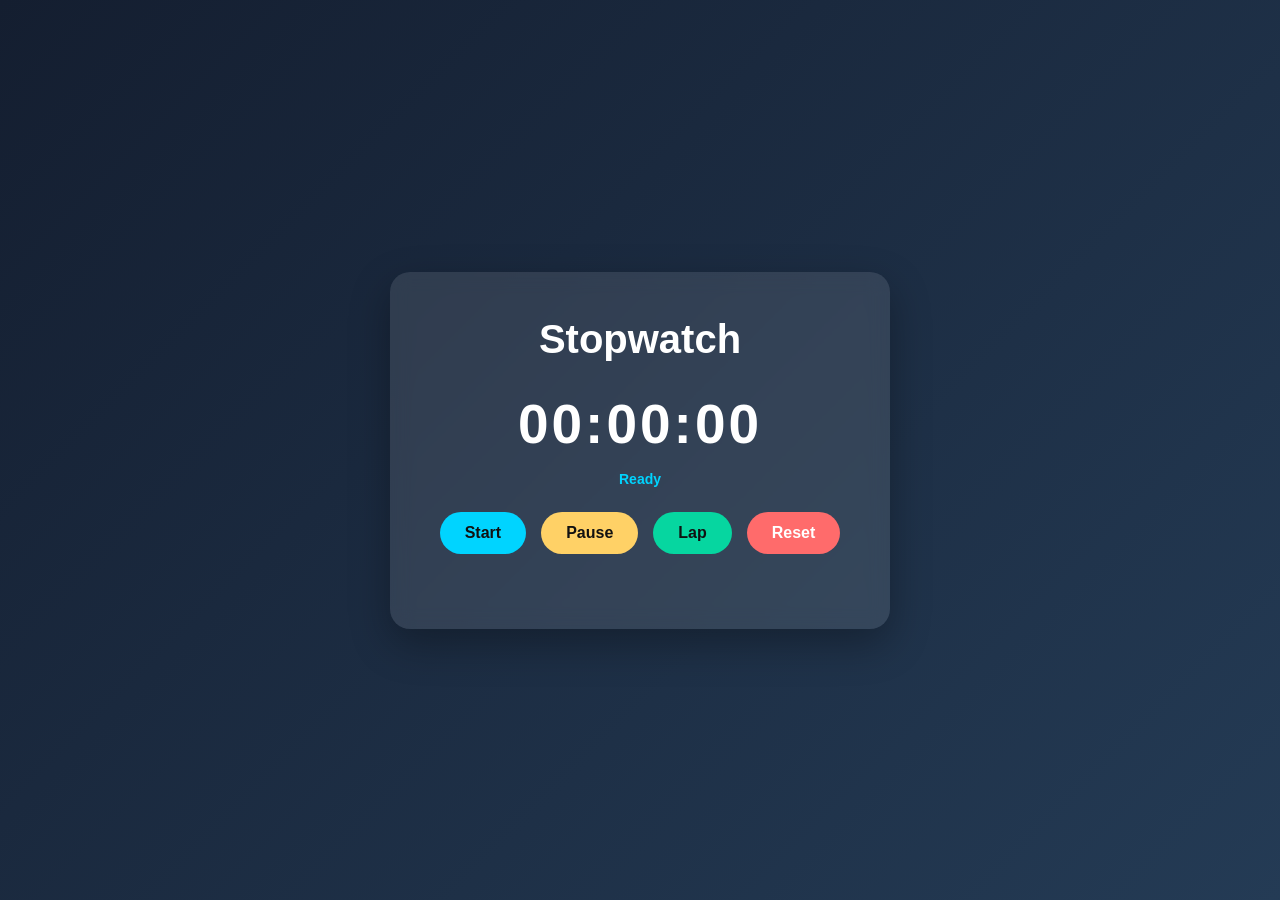
<file: Prodigy_Task_02/index.html>
<!DOCTYPE html>
<html lang="en">
<head>
    <meta charset="UTF-8">
    <meta name="viewport" content="width=device-width, initial-scale=1.0">
    <title>Stopwatch</title>
    <link rel="stylesheet" href="style.css">
</head>
<body>

    <div class="stopwatch">
        <h1>Stopwatch</h1>

        <div id="display">00:00:00</div>
        <p id="status">Ready</p>
        <div class="buttons">
            <button id="start">Start</button>
            <button id="pause">Pause</button>
              <button id="lap">Lap</button>
            <button id="reset">Reset</button>
        </div>
        <div id="laps"></div>
    </div>

    <script src="script.js"></script>
</body>
</html>
</file>
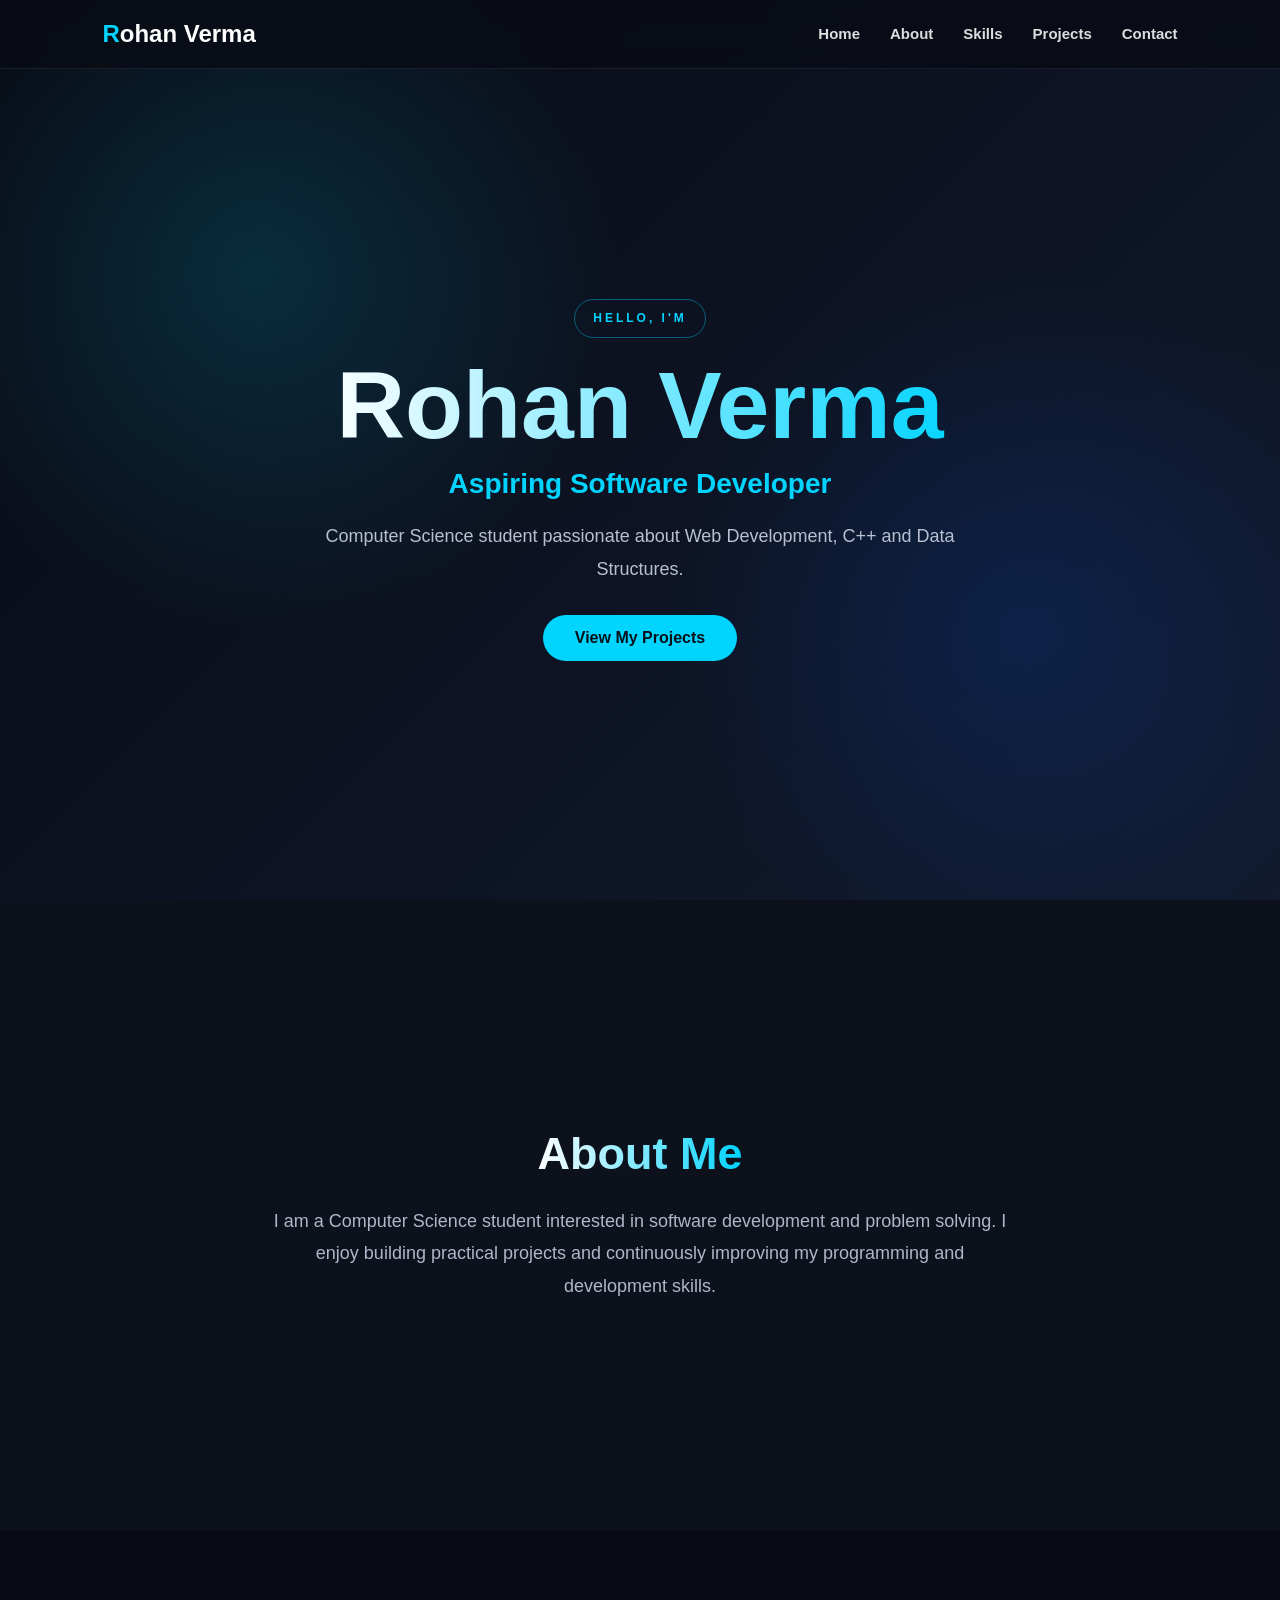
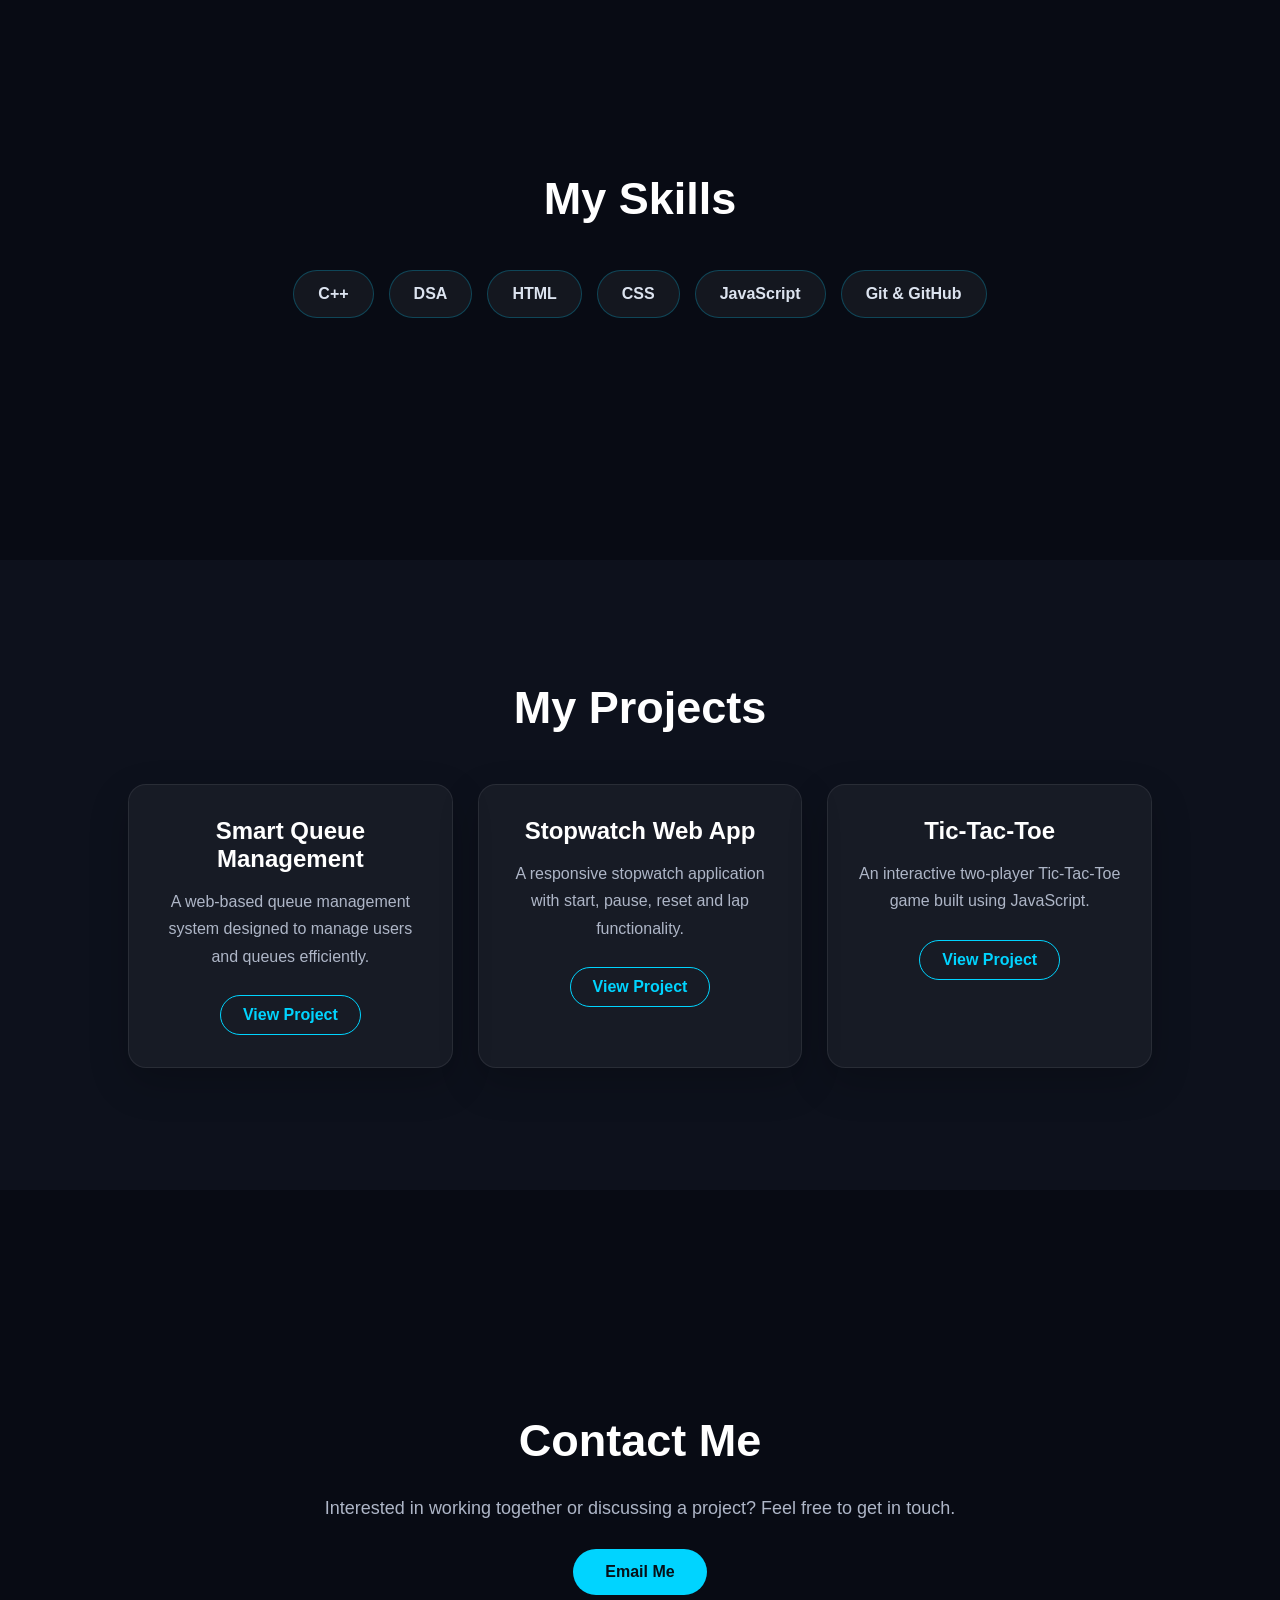
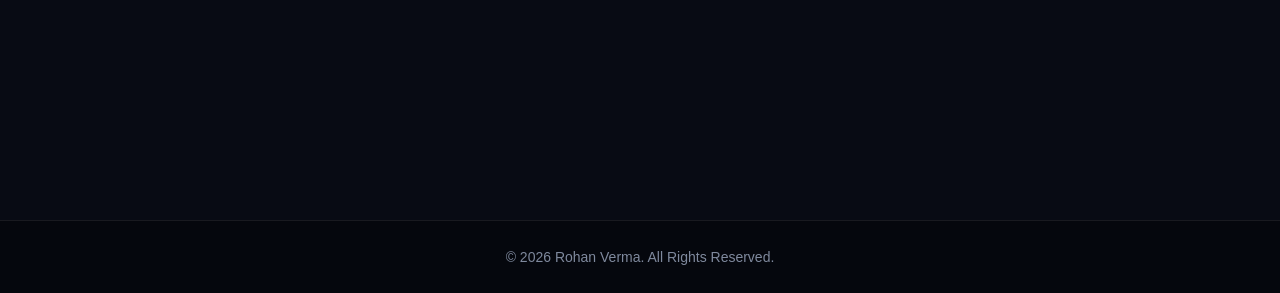
<file: Prodigy_Task_04/index.html>
<!DOCTYPE html>
<html lang="en">
<head>
    <meta charset="UTF-8">
    <meta name="viewport" content="width=device-width, initial-scale=1.0">

    <title>Rohan Verma | Portfolio</title>

    <link rel="stylesheet" href="style.css">
</head>

<body>

    <!-- Navigation -->
    <nav id="navbar">

        <h2>Rohan Verma</h2>

        <button id="menu-btn">☰</button>

        <ul id="nav-links">
            <li><a href="#home">Home</a></li>
            <li><a href="#about">About</a></li>
            <li><a href="#skills">Skills</a></li>
            <li><a href="#projects">Projects</a></li>
            <li><a href="#contact">Contact</a></li>
        </ul>

    </nav>


    <!-- Hero -->
    <section id="home">

        <div class="hero-content">

            <p>HELLO, I'M</p>

            <h1>Rohan Verma</h1>

            <h2>Aspiring Software Developer</h2>

            <p>
                Computer Science student passionate about
                Web Development, C++ and Data Structures.
            </p>

            <a href="#projects" class="btn">
                View My Projects
            </a>

        </div>

    </section>


    <!-- About -->
    <section id="about">

        <h1>About Me</h1>

        <p>
            I am a Computer Science student interested in software
            development and problem solving. I enjoy building
            practical projects and continuously improving my
            programming and development skills.
        </p>

    </section>


    <!-- Skills -->
    <section id="skills">

        <h1>My Skills</h1>

        <div class="skills-container">

            <div class="skill">C++</div>
            <div class="skill">DSA</div>
            <div class="skill">HTML</div>
            <div class="skill">CSS</div>
            <div class="skill">JavaScript</div>
            <div class="skill">Git & GitHub</div>

        </div>

    </section>


    <!-- Projects -->
    <section id="projects">

        <h1>My Projects</h1>

        <div class="projects-container">

            <div class="project-card">

                <h2>Smart Queue Management</h2>

                <p>
                    A web-based queue management system designed
                    to manage users and queues efficiently.
                </p>

                <a href="#" class="project-btn">
                    View Project
                </a>

            </div>


            <div class="project-card">

                <h2>Stopwatch Web App</h2>

                <p>
                    A responsive stopwatch application with
                    start, pause, reset and lap functionality.
                </p>

                <a href="#" class="project-btn">
                    View Project
                </a>

            </div>


            <div class="project-card">

                <h2>Tic-Tac-Toe</h2>

                <p>
                    An interactive two-player Tic-Tac-Toe game
                    built using JavaScript.
                </p>

                <a href="#" class="project-btn">
                    View Project
                </a>

            </div>

        </div>

    </section>


    <!-- Contact -->
    <section id="contact">

        <h1>Contact Me</h1>

        <p>
            Interested in working together or discussing a project?
            Feel free to get in touch.
        </p>

        <a href="mailto:your-email@example.com" class="btn">
            Email Me
        </a>

    </section>


    <footer>
        <p>© 2026 Rohan Verma. All Rights Reserved.</p>
    </footer>


    <script src="script.js"></script>

</body>
</html>
</file>
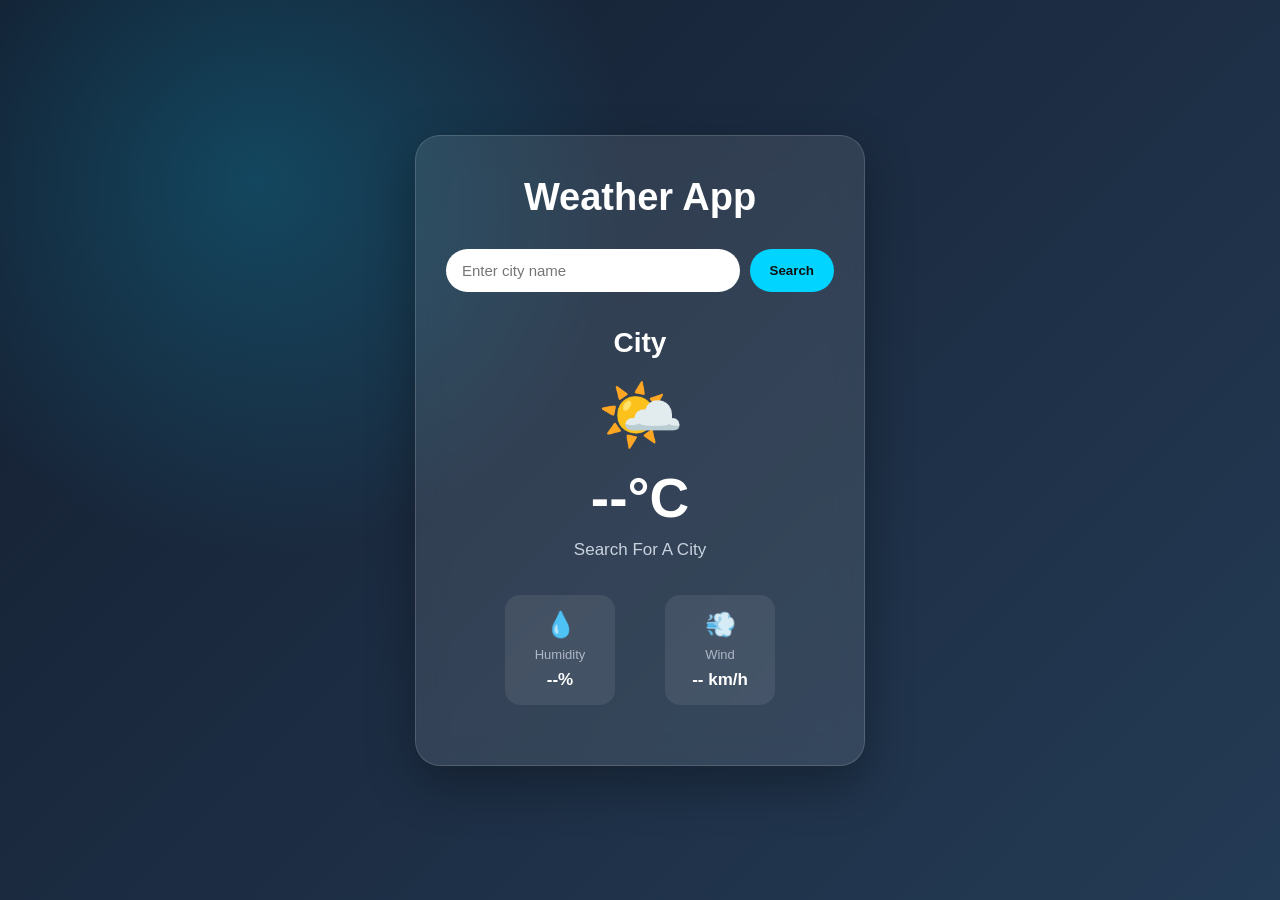
<file: Prodigy_Task_05/index.html>
<!DOCTYPE html>
<html lang="en">
<head>
    <meta charset="UTF-8">
    <meta name="viewport" content="width=device-width, initial-scale=1.0">

    <title>Weather App</title>

    <link rel="stylesheet" href="style.css">
</head>

<body>

    <div class="weather-app">

        <h1>Weather App</h1>

        <div class="search-box">
            <input
                type="text"
                id="city-input"
                placeholder="Enter city name"
            >

            <button id="search-btn">Search</button>
        </div>

        <div id="weather-container">

            <h2 id="city">City</h2>

            <div id="weather-icon">🌤️</div>

            <h3 id="temperature">--°C</h3>

            <p id="description">Search for a city</p>

            <div class="weather-details">

                <div>
                    <span>💧</span>
                    <p>Humidity</p>
                    <strong id="humidity">--%</strong>
                </div>

                <div>
                    <span>💨</span>
                    <p>Wind</p>
                    <strong id="wind">-- km/h</strong>
                </div>

            </div>

        </div>

        <p id="error"></p>

    </div>

    <script src="script.js"></script>

</body>
</html>
</file>
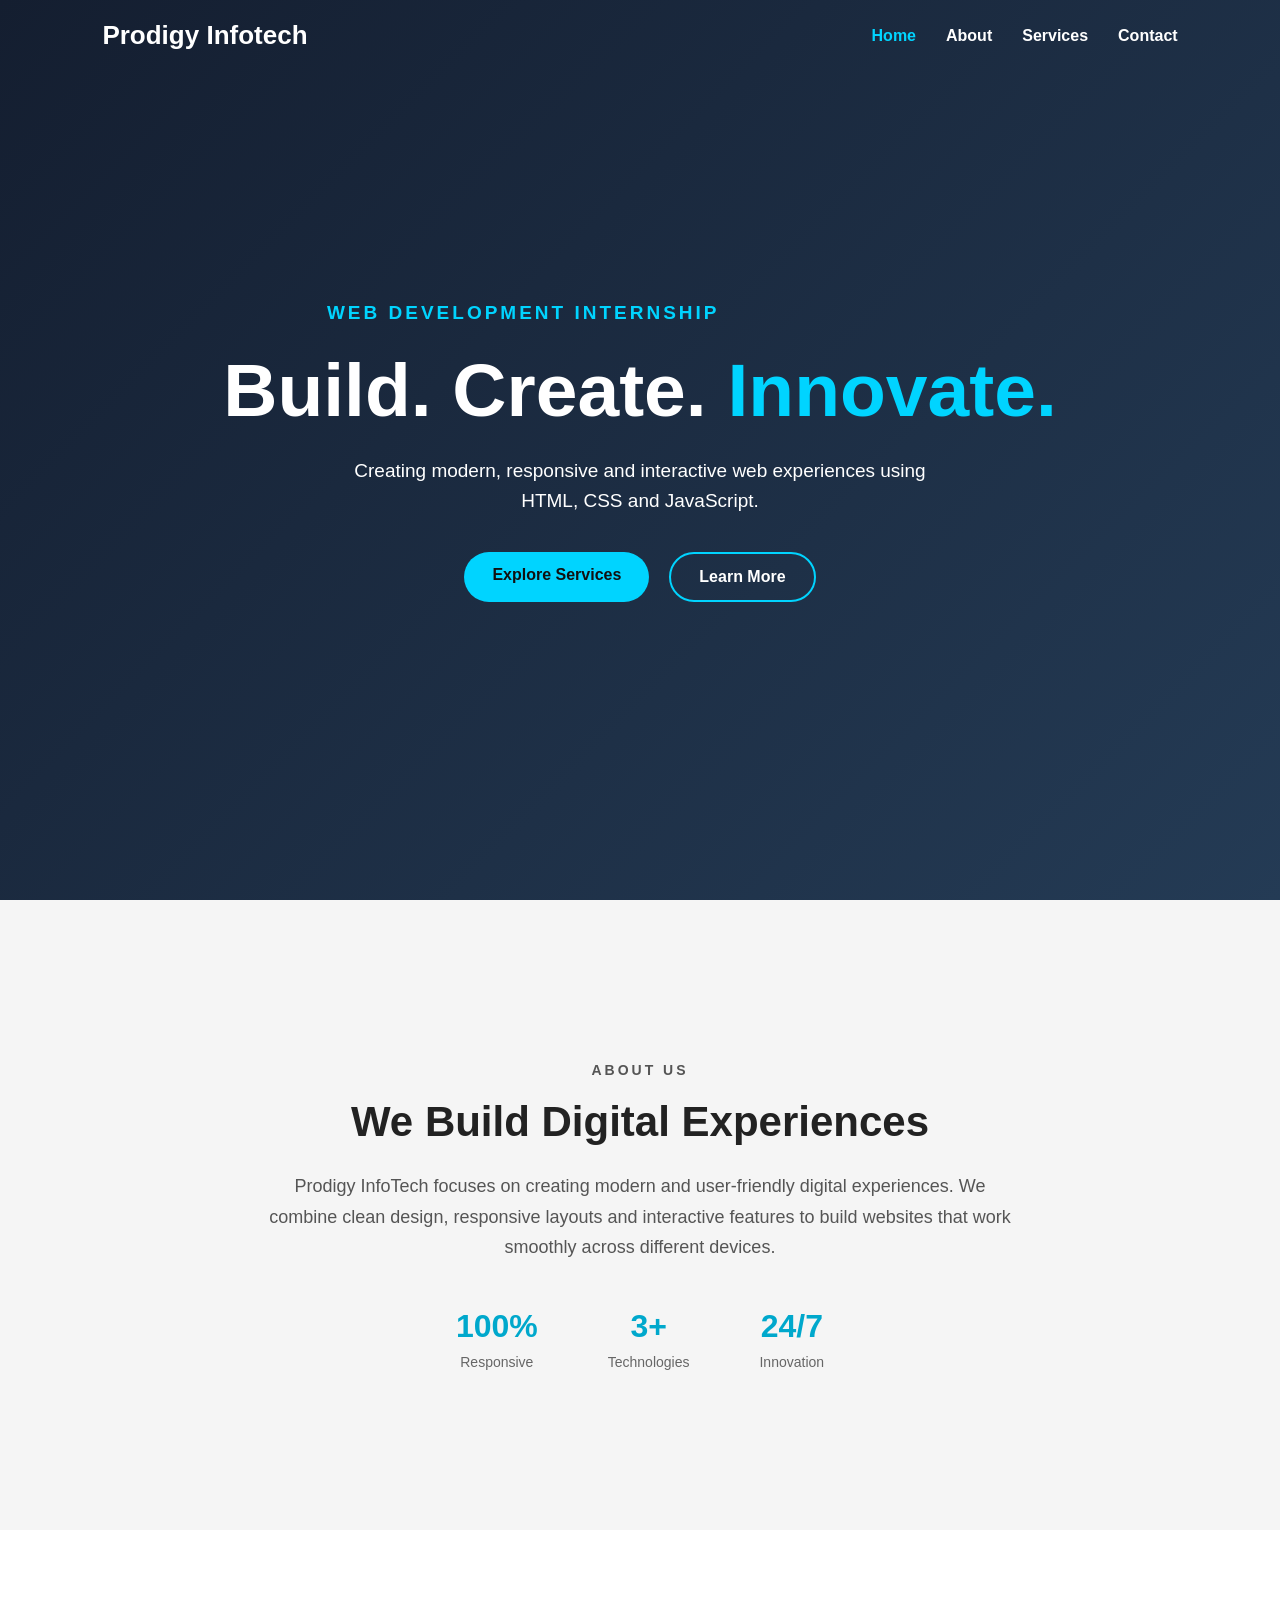
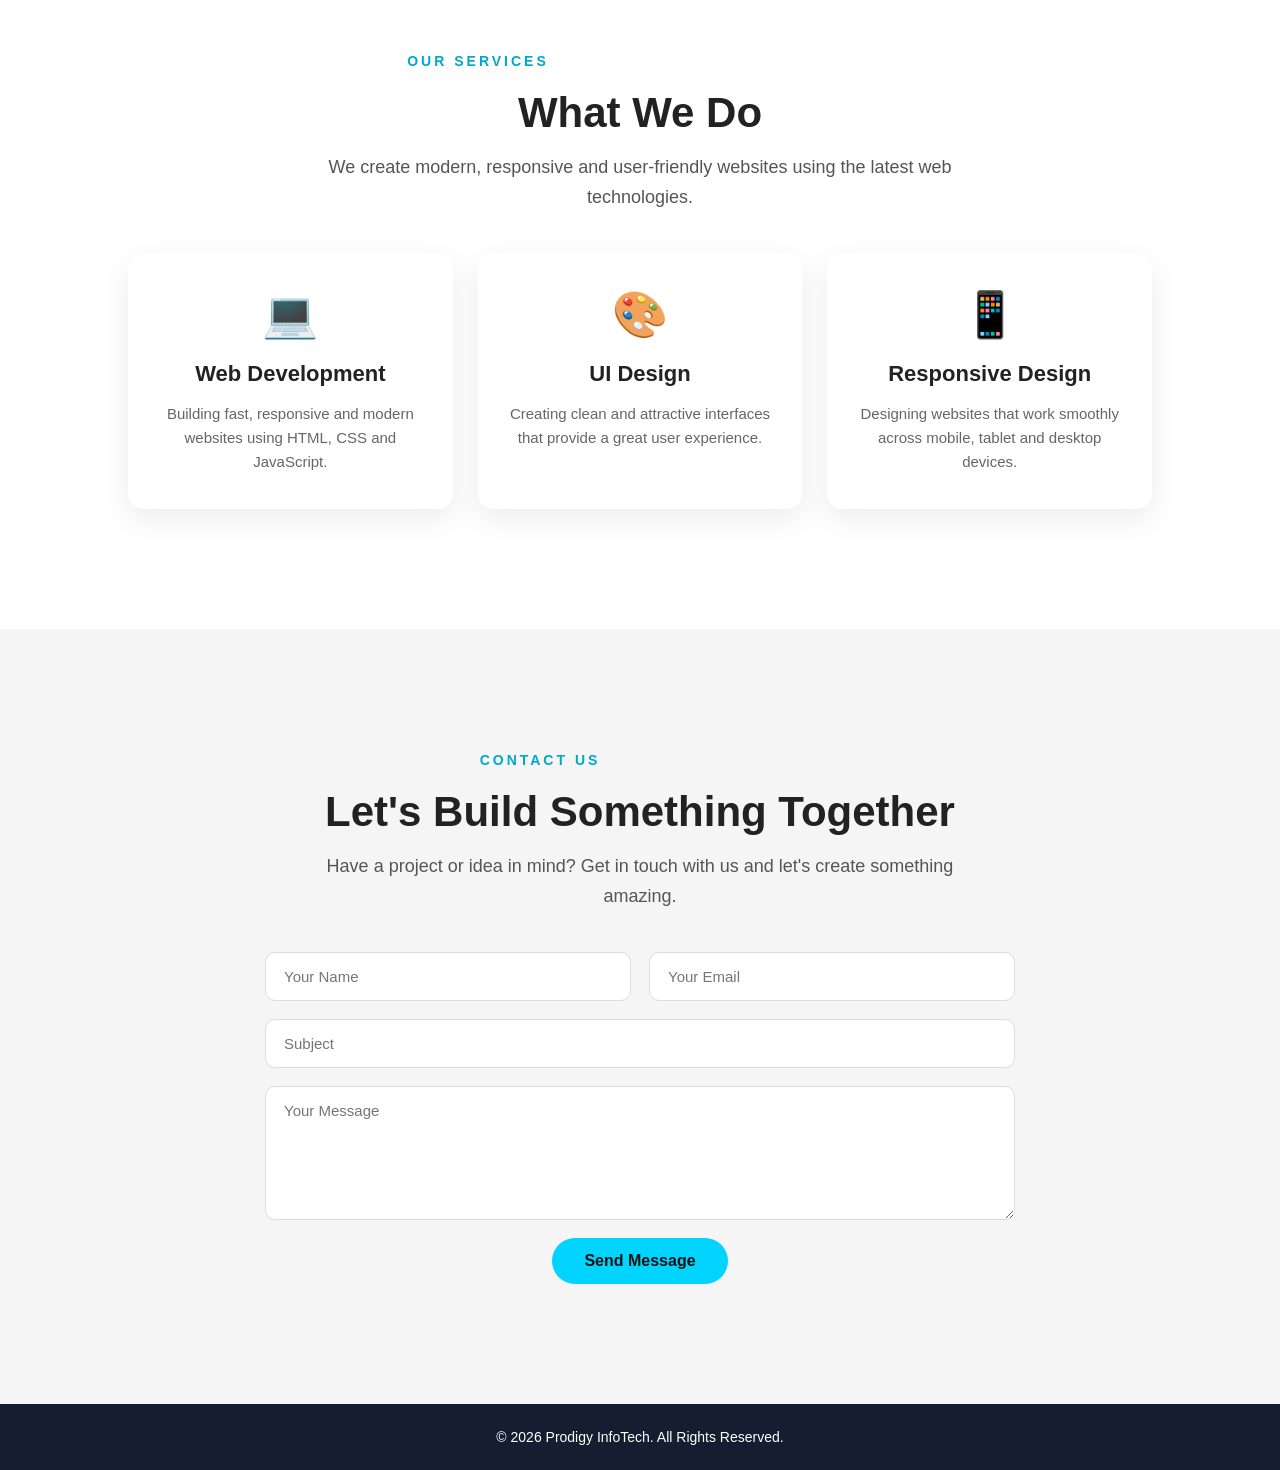
<file: Prodigy_Task_1/index.html>
<!DOCTYPE html>
<html lang="en">
<head>
    <meta charset="UTF-8">
    <meta name="viewport" content="width=device-width, initial-scale=1.0">
    <title>Prodigy</title>
    <link rel="stylesheet" href="style.css">
</head>
<body>

   <nav id="navbar">
    <h2>Prodigy Infotech</h2>

    <button class="menu-btn" id="menu-btn">☰</button>

    <ul id="nav-links">
        <li><a href="#home">Home</a></li>
        <li><a href="#about">About</a></li>
        <li><a href="#services">Services</a></li>
        <li><a href="#contact">Contact</a></li>
    </ul>
</nav>

   <section id="home">
    <div class="hero-content">
        <p class="hero-tag">WEB DEVELOPMENT INTERNSHIP</p>

        <h1>Build. Create. <span>Innovate.</span></h1>

        <p class="hero-description">
            Creating modern, responsive and interactive web experiences
            using HTML, CSS and JavaScript.
        </p>

        <div class="hero-buttons">
            <a href="#services" class="hero-btn">Explore Services</a>
            <a href="#about" class="hero-btn secondary-btn">Learn More</a>
        </div>
    </div>
</section>

    <section id="about" class="animate">
    <div class="about-content">
        <p class="section-tag">ABOUT US</p>

        <h1>We Build Digital Experiences</h1>

        <p>
            Prodigy InfoTech focuses on creating modern and user-friendly
            digital experiences. We combine clean design, responsive layouts
            and interactive features to build websites that work smoothly
            across different devices.
        </p>

        <div class="about-stats">
            <div>
                <h2>100%</h2>
                <span>Responsive</span>
            </div>

            <div>
                <h2>3+</h2>
                <span>Technologies</span>
            </div>

            <div>
                <h2>24/7</h2>
                <span>Innovation</span>
            </div>
        </div>
    </div>
</section>

    <section id="services" class="animate">
    <div class="services-content">
        <p class="section-tag">OUR SERVICES</p>

        <h1>What We Do</h1>

        <p class="services-intro">
            We create modern, responsive and user-friendly websites
            using the latest web technologies.
        </p>

        <div class="services-container">

            <div class="service-card">
                <div class="service-icon">💻</div>
                <h2>Web Development</h2>
                <p>
                    Building fast, responsive and modern websites
                    using HTML, CSS and JavaScript.
                </p>
            </div>

            <div class="service-card">
                <div class="service-icon">🎨</div>
                <h2>UI Design</h2>
                <p>
                    Creating clean and attractive interfaces
                    that provide a great user experience.
                </p>
            </div>

            <div class="service-card">
                <div class="service-icon">📱</div>
                <h2>Responsive Design</h2>
                <p>
                    Designing websites that work smoothly
                    across mobile, tablet and desktop devices.
                </p>
            </div>

        </div>
    </div>
</section>

    <section id="contact" class="animate">
    <div class="contact-content">
        <p class="section-tag">CONTACT US</p>

        <h1>Let's Build Something Together</h1>

        <p class="contact-intro">
            Have a project or idea in mind? Get in touch with us
            and let's create something amazing.
        </p>

        <form class="contact-form">
            <div class="form-row">
                <input type="text" placeholder="Your Name" required>
                <input type="email" placeholder="Your Email" required>
            </div>

            <input type="text" placeholder="Subject" required>

            <textarea placeholder="Your Message" rows="6" required></textarea>

            <button type="submit">Send Message</button>
        </form>
    </div>
</section>

    <script src="script.js"></script>
    <footer>
    <p>© 2026 Prodigy InfoTech. All Rights Reserved.</p>
</footer>
</body>

</html>
</file>
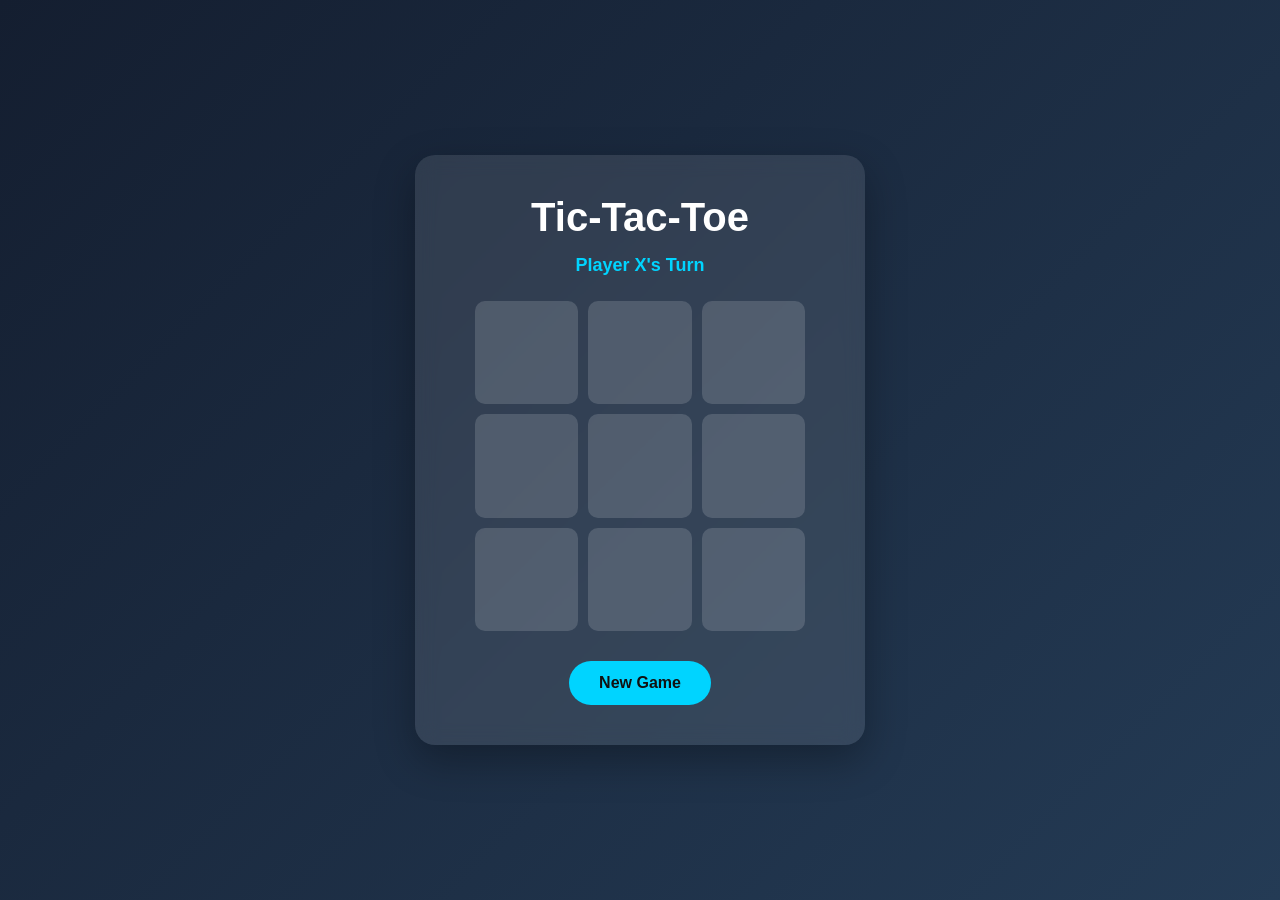
<file: Prodigy_Task_3/index.html>
<!DOCTYPE html>
<html lang="en">
<head>
    <meta charset="UTF-8">
    <meta name="viewport" content="width=device-width, initial-scale=1.0">
    <title>Tic-Tac-Toe</title>
    <link rel="stylesheet" href="style.css">
</head>
<body>

    <div class="game-container">

        <h1>Tic-Tac-Toe</h1>

        <p id="status">Player X's Turn</p>

        <div class="game-board">
            <button class="cell" data-index="0"></button>
            <button class="cell" data-index="1"></button>
            <button class="cell" data-index="2"></button>

            <button class="cell" data-index="3"></button>
            <button class="cell" data-index="4"></button>
            <button class="cell" data-index="5"></button>

            <button class="cell" data-index="6"></button>
            <button class="cell" data-index="7"></button>
            <button class="cell" data-index="8"></button>
        </div>

        <button id="reset">New Game</button>

    </div>

    <script src="script.js"></script>
</body>
</html>
</file>
<file: Prodigy_Task_02/style.css>
* {
    margin: 0;
    padding: 0;
    box-sizing: border-box;
}

body {
    min-height: 100vh;
    display: flex;
    justify-content: center;
    align-items: center;
    font-family: Arial, sans-serif;
    background: linear-gradient(135deg, #141e30, #243b55);
    color: white;
}

.stopwatch {
    width: 90%;
    max-width: 500px;
    padding: 45px 30px;
    text-align: center;
    background: rgba(255, 255, 255, 0.1);
    border-radius: 20px;
    box-shadow: 0 15px 40px rgba(0, 0, 0, 0.3);
    backdrop-filter: blur(10px);
}

.stopwatch h1 {
    font-size: 40px;
    margin-bottom: 30px;
}

#display {
    font-size: 55px;
    font-weight: bold;
    letter-spacing: 3px;
    margin-bottom: 35px;
}

.buttons {
    display: flex;
    justify-content: center;
    gap: 15px;
    flex-wrap: wrap;
}

.buttons button {
    padding: 12px 25px;
    border: none;
    border-radius: 25px;
    font-size: 16px;
    font-weight: bold;
    cursor: pointer;
    transition: 0.3s ease;
}

.buttons button:hover {
    transform: translateY(-3px);
    box-shadow: 0 8px 20px rgba(0, 0, 0, 0.3);
}

#start {
    background: #00d4ff;
    color: #111;
}

#pause {
    background: #ffd166;
    color: #111;
}

#reset {
    background: #ff6b6b;
    color: white;
}

@media (max-width: 500px) {
    .stopwatch {
        padding: 35px 20px;
    }

    .stopwatch h1 {
        font-size: 32px;
    }

    #display {
        font-size: 40px;
    }

    .buttons button {
        padding: 11px 20px;
    }
}
#lap {
    background: #06d6a0;
    color: #111;
}

#laps {
    width: 100%;
    max-height: 220px;
    margin-top: 30px;
    padding-right: 5px;
    overflow-y: auto;
}

.lap-item {
    display: flex;
    justify-content: space-between;
    align-items: center;
    padding: 12px 18px;
    margin-bottom: 8px;

    background: rgba(255, 255, 255, 0.08);
    border: 1px solid rgba(255, 255, 255, 0.1);
    border-radius: 10px;

    font-size: 15px;
}
#laps::-webkit-scrollbar {
    width: 5px;
}

#laps::-webkit-scrollbar-thumb {
    background: #00d4ff;
    border-radius: 10px;
}
#status {
    margin-top: -20px;
    margin-bottom: 25px;
    font-size: 14px;
    color: #00d4ff;
    font-weight: bold;
}
</file>
<file: Prodigy_Task_04/style.css>
* {
    margin: 0;
    padding: 0;
    box-sizing: border-box;
}

html {
    scroll-behavior: smooth;
}

body {
    font-family: Arial, sans-serif;
    color: white;
    background: #080b14;
}


/* ================= NAVBAR ================= */

#navbar {
    position: fixed;
    top: 0;
    left: 0;
    width: 100%;

    padding: 20px 8%;

    display: flex;
    justify-content: space-between;
    align-items: center;

    background: rgba(8, 11, 20, 0.75);

    backdrop-filter: blur(12px);

    border-bottom: 1px solid rgba(255, 255, 255, 0.08);

    z-index: 1000;
}

#navbar h2 {
    font-size: 24px;
    color: white;
}

#navbar h2::first-letter {
    color: #00d4ff;
}

#nav-links {
    display: flex;
    list-style: none;
    gap: 30px;
}

#nav-links a {
    position: relative;

    color: #ddd;
    text-decoration: none;

    font-size: 15px;
    font-weight: bold;

    transition: 0.3s;
}

#nav-links a:hover {
    color: #00d4ff;
}

#nav-links a::after {
    content: "";

    position: absolute;
    left: 0;
    bottom: -7px;

    width: 0;
    height: 2px;

    background: #00d4ff;

    transition: 0.3s;
}

#nav-links a:hover::after {
    width: 100%;
}

#menu-btn {
    display: none;

    border: none;
    background: none;

    color: white;
    font-size: 28px;

    cursor: pointer;
}


/* ================= HERO ================= */

#home {
    min-height: 100vh;

    display: flex;
    justify-content: center;
    align-items: center;

    text-align: center;

    padding: 120px 20px 60px;

    background:
        radial-gradient(circle at 20% 30%, rgba(0, 212, 255, 0.15), transparent 30%),
        radial-gradient(circle at 80% 70%, rgba(0, 100, 255, 0.15), transparent 30%),
        linear-gradient(135deg, #080b14, #111a2e);

    overflow: hidden;
}

.hero-content {
    max-width: 850px;

    animation: heroEnter 1s ease forwards;
}

.hero-content > p:first-child {
    display: inline-block;

    padding: 8px 18px;

    margin-bottom: 20px;

    border: 1px solid rgba(0, 212, 255, 0.4);

    border-radius: 30px;

    color: #00d4ff;

    font-size: 12px;
    font-weight: bold;

    letter-spacing: 3px;
}

.hero-content h1 {
    font-size: clamp(55px, 9vw, 95px);

    line-height: 1;

    margin-bottom: 15px;

    background: linear-gradient(90deg, white, #00d4ff);

    -webkit-background-clip: text;
    -webkit-text-fill-color: transparent;
}

.hero-content h2 {
    font-size: 28px;

    color: #00d4ff;

    margin-bottom: 20px;
}

.hero-content p {
    max-width: 650px;

    margin: 0 auto 30px;

    color: #b8c0d0;

    font-size: 18px;

    line-height: 1.8;
}

.btn {
    display: inline-block;

    padding: 14px 32px;

    background: #00d4ff;

    color: #061018;

    text-decoration: none;

    border-radius: 30px;

    font-weight: bold;

    transition: 0.3s ease;
}

.btn:hover {
    transform: translateY(-5px);

    box-shadow:
        0 10px 30px rgba(0, 212, 255, 0.35);
}

@keyframes heroEnter {

    from {
        opacity: 0;
        transform: translateY(30px);
    }

    to {
        opacity: 1;
        transform: translateY(0);
    }

}


/* ================= GENERAL SECTIONS ================= */

section:not(#home) {
    min-height: 70vh;

    padding: 110px 10%;

    display: flex;
    flex-direction: column;

    justify-content: center;
    align-items: center;

    text-align: center;
}

section:not(#home) h1 {
    font-size: 45px;

    margin-bottom: 25px;
}

section:not(#home) > p {
    max-width: 750px;

    color: #aeb6c7;

    font-size: 18px;

    line-height: 1.8;
}


/* ================= ABOUT ================= */

#about {
    background: #0d111c;
}

#about h1 {
    background: linear-gradient(90deg, white, #00d4ff);

    -webkit-background-clip: text;
    -webkit-text-fill-color: transparent;
}


/* ================= SKILLS ================= */

#skills {
    background: #080b14;
}

.skills-container {
    max-width: 850px;

    display: flex;

    justify-content: center;

    gap: 15px;

    flex-wrap: wrap;

    margin-top: 20px;
}

.skill {
    padding: 14px 24px;

    background: rgba(255, 255, 255, 0.05);

    border: 1px solid rgba(0, 212, 255, 0.25);

    border-radius: 30px;

    color: #dce3ef;

    font-weight: bold;

    transition: 0.3s ease;
}

.skill:hover {
    transform: translateY(-6px);

    background: rgba(0, 212, 255, 0.12);

    border-color: #00d4ff;

    box-shadow: 0 8px 25px rgba(0, 212, 255, 0.15);

    color: #00d4ff;
}


/* ================= PROJECTS ================= */

#projects {
    background: #0d111c;
}

.projects-container {
    width: 100%;
    max-width: 1100px;

    display: flex;

    justify-content: center;

    gap: 25px;

    flex-wrap: wrap;

    margin-top: 25px;
}

.project-card {
    flex: 1;

    min-width: 250px;
    max-width: 330px;

    padding: 32px 25px;

    background: rgba(255, 255, 255, 0.045);

    border: 1px solid rgba(255, 255, 255, 0.08);

    border-radius: 18px;

    box-shadow: 0 15px 40px rgba(0, 0, 0, 0.2);

    transition: 0.35s ease;
}

.project-card:hover {
    transform: translateY(-12px);

    border-color: rgba(0, 212, 255, 0.5);

    box-shadow:
        0 20px 45px rgba(0, 212, 255, 0.12);
}

.project-card h2 {
    margin-bottom: 15px;

    color: white;
}

.project-card p {
    color: #aeb6c7;

    line-height: 1.7;

    margin-bottom: 25px;
}

.project-btn {
    display: inline-block;

    padding: 10px 22px;

    border: 1px solid #00d4ff;

    border-radius: 25px;

    color: #00d4ff;

    text-decoration: none;

    font-weight: bold;

    transition: 0.3s;
}

.project-btn:hover {
    background: #00d4ff;

    color: #061018;

    transform: translateY(-2px);
}


/* ================= CONTACT ================= */

#contact {
    background: #080b14;
}

#contact .btn {
    margin-top: 25px;
}


/* ================= FOOTER ================= */

footer {
    padding: 28px;

    text-align: center;

    background: #05070d;

    color: #7f899d;

    font-size: 14px;

    border-top: 1px solid rgba(255, 255, 255, 0.08);
}


/* ================= MOBILE ================= */

@media (max-width: 768px) {

    #navbar {
        padding: 17px 5%;
    }

    #navbar h2 {
        font-size: 20px;
    }

    #menu-btn {
        display: block;
    }

    #navbar #nav-links {
        position: absolute;

        top: 65px;
        right: 5%;

        width: 200px;

        padding: 20px;

        display: none;

        flex-direction: column;

        gap: 20px;

        background: #101522;

        border: 1px solid rgba(255, 255, 255, 0.1);

        border-radius: 12px;

        box-shadow: 0 15px 35px rgba(0, 0, 0, 0.4);
    }

    #navbar #nav-links.active {
        display: flex;
    }

    .hero-content h2 {
        font-size: 22px;
    }

    .hero-content p {
        font-size: 16px;
    }

    section:not(#home) {
        padding: 90px 20px;
    }

    section:not(#home) h1 {
        font-size: 34px;
    }

    .project-card {
        min-width: 100%;
    }

}
</file>
<file: Prodigy_Task_05/style.css>
* {
    margin: 0;
    padding: 0;
    box-sizing: border-box;
}

body {
    min-height: 100vh;
    display: flex;
    justify-content: center;
    align-items: center;

    padding: 20px;

    font-family: Arial, sans-serif;

    background:
        radial-gradient(circle at 20% 20%, rgba(0, 212, 255, 0.2), transparent 30%),
        linear-gradient(135deg, #141e30, #243b55);

    color: white;
}


/* ================= WEATHER APP ================= */

.weather-app {
    width: 100%;
    max-width: 450px;

    padding: 40px 30px;

    text-align: center;

    background: rgba(255, 255, 255, 0.1);

    border: 1px solid rgba(255, 255, 255, 0.15);

    border-radius: 25px;

    box-shadow: 0 20px 50px rgba(0, 0, 0, 0.3);

    backdrop-filter: blur(15px);
}


/* ================= TITLE ================= */

.weather-app h1 {
    font-size: 38px;
    margin-bottom: 30px;
}


/* ================= SEARCH ================= */

.search-box {
    display: flex;
    gap: 10px;

    margin-bottom: 35px;
}

.search-box input {
    flex: 1;

    min-width: 0;

    padding: 13px 16px;

    border: none;
    border-radius: 25px;

    outline: none;

    font-size: 15px;
}

.search-box button {
    padding: 13px 20px;

    border: none;
    border-radius: 25px;

    background: #00d4ff;
    color: #111;

    font-weight: bold;

    cursor: pointer;

    transition: 0.3s;
}

.search-box button:hover {
    transform: translateY(-3px);

    box-shadow: 0 8px 20px rgba(0, 212, 255, 0.3);
}


/* ================= WEATHER ================= */

#city {
    font-size: 28px;

    margin-bottom: 15px;
}

#weather-icon {
    font-size: 70px;

    margin-bottom: 10px;
}

#temperature {
    font-size: 55px;

    margin-bottom: 10px;
}

#description {
    color: #c9d2df;

    font-size: 17px;

    text-transform: capitalize;
}


/* ================= DETAILS ================= */

.weather-details {
    display: flex;

    justify-content: center;

    gap: 50px;

    margin-top: 35px;
}

.weather-details div {
    min-width: 110px;

    padding: 15px;

    background: rgba(255, 255, 255, 0.08);

    border-radius: 15px;
}

.weather-details span {
    font-size: 25px;
}

.weather-details p {
    margin: 8px 0;

    font-size: 13px;

    color: #aeb8c7;
}

.weather-details strong {
    font-size: 17px;
}


/* ================= ERROR ================= */

#error {
    margin-top: 20px;

    color: #ff8585;

    font-size: 14px;
}


/* ================= MOBILE ================= */

@media (max-width: 500px) {

    .weather-app {
        padding: 30px 20px;
    }

    .weather-app h1 {
        font-size: 32px;
    }

    .search-box {
        flex-direction: column;
    }

    .search-box button {
        width: 100%;
    }

    #temperature {
        font-size: 45px;
    }

    .weather-details {
        gap: 15px;
    }

}
</file>
<file: Prodigy_Task_1/style.css>
* {
    margin: 0;
    padding: 0;
    box-sizing: border-box;
}

html {
    scroll-behavior: smooth;
}

body {
    font-family: Arial, sans-serif;
    color: #222;
}


#navbar {
    position: fixed;
    top: 0;
    left: 0;
    width: 100%;
    padding: 20px 8%;
    display: flex;
    justify-content: space-between;
    align-items: center;
    background: transparent;
    transition: 0.3s;
    z-index: 1000;
}

#navbar h2 {
    font-size: 26px;
    color: white;
}

#navbar ul {
    display: flex;
    list-style: none;
    gap: 30px;
}

#navbar ul li a {
    color: white;
    text-decoration: none;
    font-size: 16px;
    font-weight: 600;
    transition: 0.3s;
}

#navbar ul li a:hover {
    color: #00d4ff;
}
#home {
    min-height: 100vh;
    display: flex;
    flex-direction: column;
    justify-content: center;
    align-items: center;
    text-align: center;
    padding: 20px;
    background: linear-gradient(135deg, #141e30, #243b55);
    color: white;
}

#home h1 {
    font-size: 55px;
    margin-bottom: 20px;
}

#home p {
    font-size: 19px;
    max-width: 600px;
    line-height: 1.6;
}

#home button {
    margin-top: 30px;
    padding: 14px 30px;
    border: none;
    border-radius: 30px;
    background: #00d4ff;
    color: #111;
    font-size: 16px;
    font-weight: bold;
    cursor: pointer;
    transition: 0.3s;
}

#home button:hover {
    transform: translateY(-3px);
    box-shadow: 0 8px 20px rgba(0, 212, 255, 0.3);
}


section:not(#home) {
    min-height: 70vh;
    padding: 120px 10%;
    display: flex;
    flex-direction: column;
    justify-content: center;
    align-items: center;
    text-align: center;
}

#about {
    background: #f5f5f5;
}

#services {
    background: #ffffff;
}

#contact {
    background: #f5f5f5;
}

section h1 {
    font-size: 40px;
    margin-bottom: 20px;
}

section p {
    font-size: 18px;
    line-height: 1.7;
    max-width: 700px;
}


.menu-btn {
    display: none;
    background: none;
    border: none;
    color: white;
    font-size: 28px;
    cursor: pointer;
    z-index: 1001;
}

@media (max-width: 768px) {

    #navbar {
        padding: 18px 5%;
    }

    .menu-btn {
        display: block;
    }

    #navbar #nav-links {
        position: absolute;
        top: 70px;
        right: 5%;
        width: 200px;
        padding: 20px;
        display: none;
        flex-direction: column;
        gap: 20px;
        background: #141e30;
        border-radius: 10px;
        z-index: 1000;
    }

    #navbar #nav-links.active {
        display: flex;
    }

    #navbar #nav-links li a {
        font-size: 16px;
    }
}
#nav-links a.active {
    color: #00d4ff;
}
section{
    opacity: 0;
    transform: translateY(40px);
    transition: opacity 0.8s ease,transform 0.8s ease;
}
section.show{
    opacity: 1;
    transform: translateY(0);
}
#home{
    opacity: 1;
    transform: translateY(0);
}
.hero-content {
    max-width: 850px;
    text-align: center;
}

.hero-tag {
    font-size: 14px;
    font-weight: bold;
    letter-spacing: 3px;
    color: #00d4ff;
    margin-bottom: 20px;
}

#home h1 {
    font-size: clamp(45px, 7vw, 75px);
    line-height: 1.1;
    margin-bottom: 25px;
}

#home h1 span {
    color: #00d4ff;
}

.hero-description {
    max-width: 650px;
    margin: 0 auto;
    font-size: 19px;
    line-height: 1.7;
}

.hero-buttons {
    display: flex;
    justify-content: center;
    gap: 20px;
    margin-top: 35px;
    flex-wrap: wrap;
}

.hero-btn {
    display: inline-block;
    padding: 14px 28px;
    border-radius: 30px;
    background: #00d4ff;
    color: #111;
    text-decoration: none;
    font-weight: bold;
    transition: 0.3s ease;
}

.hero-btn:hover {
    transform: translateY(-4px);
    box-shadow: 0 10px 25px rgba(0, 212, 255, 0.3);
}

.secondary-btn {
    background: transparent;
    color: white;
    border: 2px solid #00d4ff;
}

.secondary-btn:hover {
    background: #00d4ff;
    color: #111;
}
.about-content {
    max-width: 850px;
    text-align: center;
}

.section-tag {
    color: #00a8cc;
    font-size: 14px;
    font-weight: bold;
    letter-spacing: 3px;
    margin-bottom: 15px;
}

#about h1 {
    font-size: 42px;
    margin-bottom: 25px;
}

#about p {
    max-width: 750px;
    color: #555;
}

.about-stats {
    display: flex;
    justify-content: center;
    gap: 70px;
    margin-top: 45px;
    flex-wrap: wrap;
}

.about-stats h2 {
    font-size: 32px;
    color: #00a8cc;
    margin-bottom: 8px;
}

.about-stats span {
    font-size: 14px;
    color: #666;
}
@media (max-width: 600px) {
    #about h1 {
        font-size: 32px;
    }

    .about-stats {
        gap: 35px;
    }
}
.services-content {
    width: 100%;
    text-align: center;
}

#services h1 {
    font-size: 42px;
    margin-bottom: 15px;
}

.services-intro {
    margin: 0 auto 40px;
    color: #555;
}

.services-container {
    width: 100%;
    max-width: 1100px;
    margin: auto;
    display: flex;
    justify-content: center;
    gap: 25px;
    flex-wrap: wrap;
}

.service-card {
    flex: 1;
    min-width: 250px;
    max-width: 330px;
    padding: 35px 25px;
    background: white;
    border-radius: 15px;
    box-shadow: 0 10px 30px rgba(0, 0, 0, 0.08);
    transition: 0.3s ease;
}

.service-card:hover {
    transform: translateY(-10px);
    box-shadow: 0 15px 35px rgba(0, 0, 0, 0.15);
}

.service-icon {
    font-size: 45px;
    margin-bottom: 20px;
}

.service-card h2 {
    font-size: 22px;
    margin-bottom: 15px;
}

.service-card p {
    font-size: 15px;
    line-height: 1.6;
    color: #666;
}
@media (max-width: 600px) {
    #services h1 {
        font-size: 32px;
    }

    .service-card {
        min-width: 100%;
    }
}
.contact-content {
    width: 100%;
    max-width: 900px;
    text-align: center;
}

#contact h1 {
    font-size: 42px;
    margin-bottom: 15px;
}

.contact-intro {
    margin: 0 auto 40px;
    color: #555;
}

.contact-form {
    max-width: 750px;
    margin: auto;
    display: flex;
    flex-direction: column;
    gap: 18px;
}

.form-row {
    display: flex;
    gap: 18px;
}

.contact-form input,
.contact-form textarea {
    width: 100%;
    padding: 15px 18px;
    border: 1px solid #ddd;
    border-radius: 10px;
    font-size: 15px;
    font-family: Arial, sans-serif;
    outline: none;
    transition: 0.3s;
}

.contact-form input:focus,
.contact-form textarea:focus {
    border-color: #00a8cc;
    box-shadow: 0 0 0 3px rgba(0, 168, 204, 0.1);
}

.contact-form textarea {
    resize: vertical;
}

.contact-form button {
    align-self: center;
    padding: 14px 32px;
    border: none;
    border-radius: 30px;
    background: #00d4ff;
    color: #111;
    font-size: 16px;
    font-weight: bold;
    cursor: pointer;
    transition: 0.3s;
}

.contact-form button:hover {
    transform: translateY(-3px);
    box-shadow: 0 10px 25px rgba(0, 212, 255, 0.3);
}
@media (max-width: 600px) {
    #contact h1 {
        font-size: 32px;
    }

    .form-row {
        flex-direction: column;
    }

    .contact-form {
        width: 100%;
    }
}
footer {
    padding: 25px;
    text-align: center;
    background: #141e30;
    color: white;
    font-size: 14px;
}
@media (max-width: 600px) {
    #navbar h2 {
        font-size: 20px;
    }

    #home {
        padding: 100px 20px 50px;
    }

    #home h1 {
        font-size: 42px;
    }

    #home p {
        font-size: 16px;
    }

    section:not(#home) {
        padding: 100px 20px;
    }
}
</file>
<file: Prodigy_Task_3/style.css>
* {
    margin: 0;
    padding: 0;
    box-sizing: border-box;
}

body {
    min-height: 100vh;
    display: flex;
    justify-content: center;
    align-items: center;

    font-family: Arial, sans-serif;
    background: linear-gradient(135deg, #141e30, #243b55);
    color: white;
}

.game-container {
    width: 90%;
    max-width: 450px;
    padding: 40px 25px;

    text-align: center;

    background: rgba(255, 255, 255, 0.1);
    border-radius: 20px;

    box-shadow: 0 15px 40px rgba(0, 0, 0, 0.3);

    backdrop-filter: blur(10px);
}

.game-container h1 {
    font-size: 40px;
    margin-bottom: 15px;
}

#status {
    font-size: 18px;
    margin-bottom: 25px;
    color: #00d4ff;
    font-weight: bold;
}

.game-board {
    width: 100%;
    max-width: 330px;
    margin: 0 auto 30px;

    display: grid;
    grid-template-columns: repeat(3, 1fr);
    gap: 10px;
}

.cell {
    aspect-ratio: 1;
    border: none;
    border-radius: 10px;

    background: rgba(255, 255, 255, 0.15);

    color: white;
    font-size: 45px;
    font-weight: bold;

    cursor: pointer;

    transition: 0.3s ease;
}

.cell:hover {
    background: rgba(0, 212, 255, 0.2);
    transform: scale(1.03);
}

#reset {
    padding: 13px 30px;

    border: none;
    border-radius: 25px;

    background: #00d4ff;
    color: #111;

    font-size: 16px;
    font-weight: bold;

    cursor: pointer;

    transition: 0.3s ease;
}

#reset:hover {
    transform: translateY(-3px);
    box-shadow: 0 8px 20px rgba(0, 212, 255, 0.3);
}

@media (max-width: 500px) {

    .game-container {
        padding: 30px 20px;
    }

    .game-container h1 {
        font-size: 32px;
    }

    .cell {
        font-size: 35px;
    }
}
</file>
